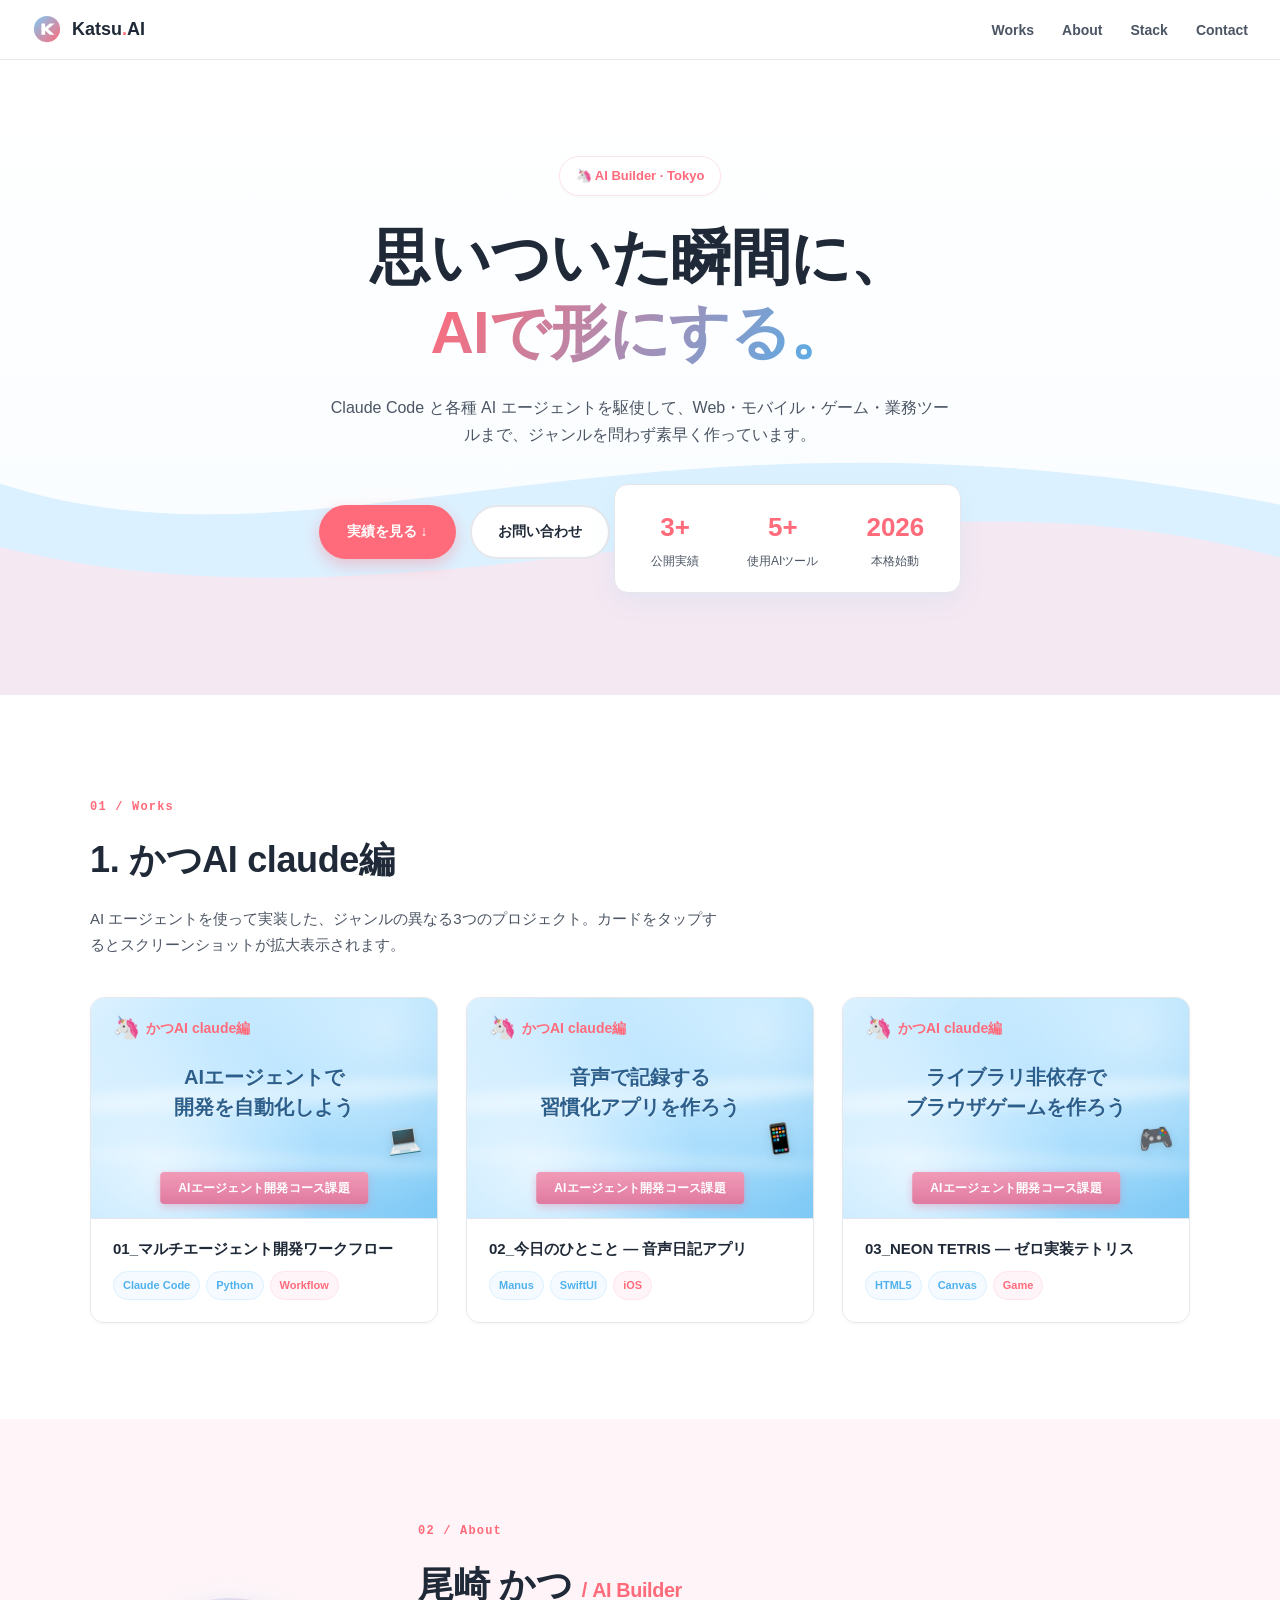
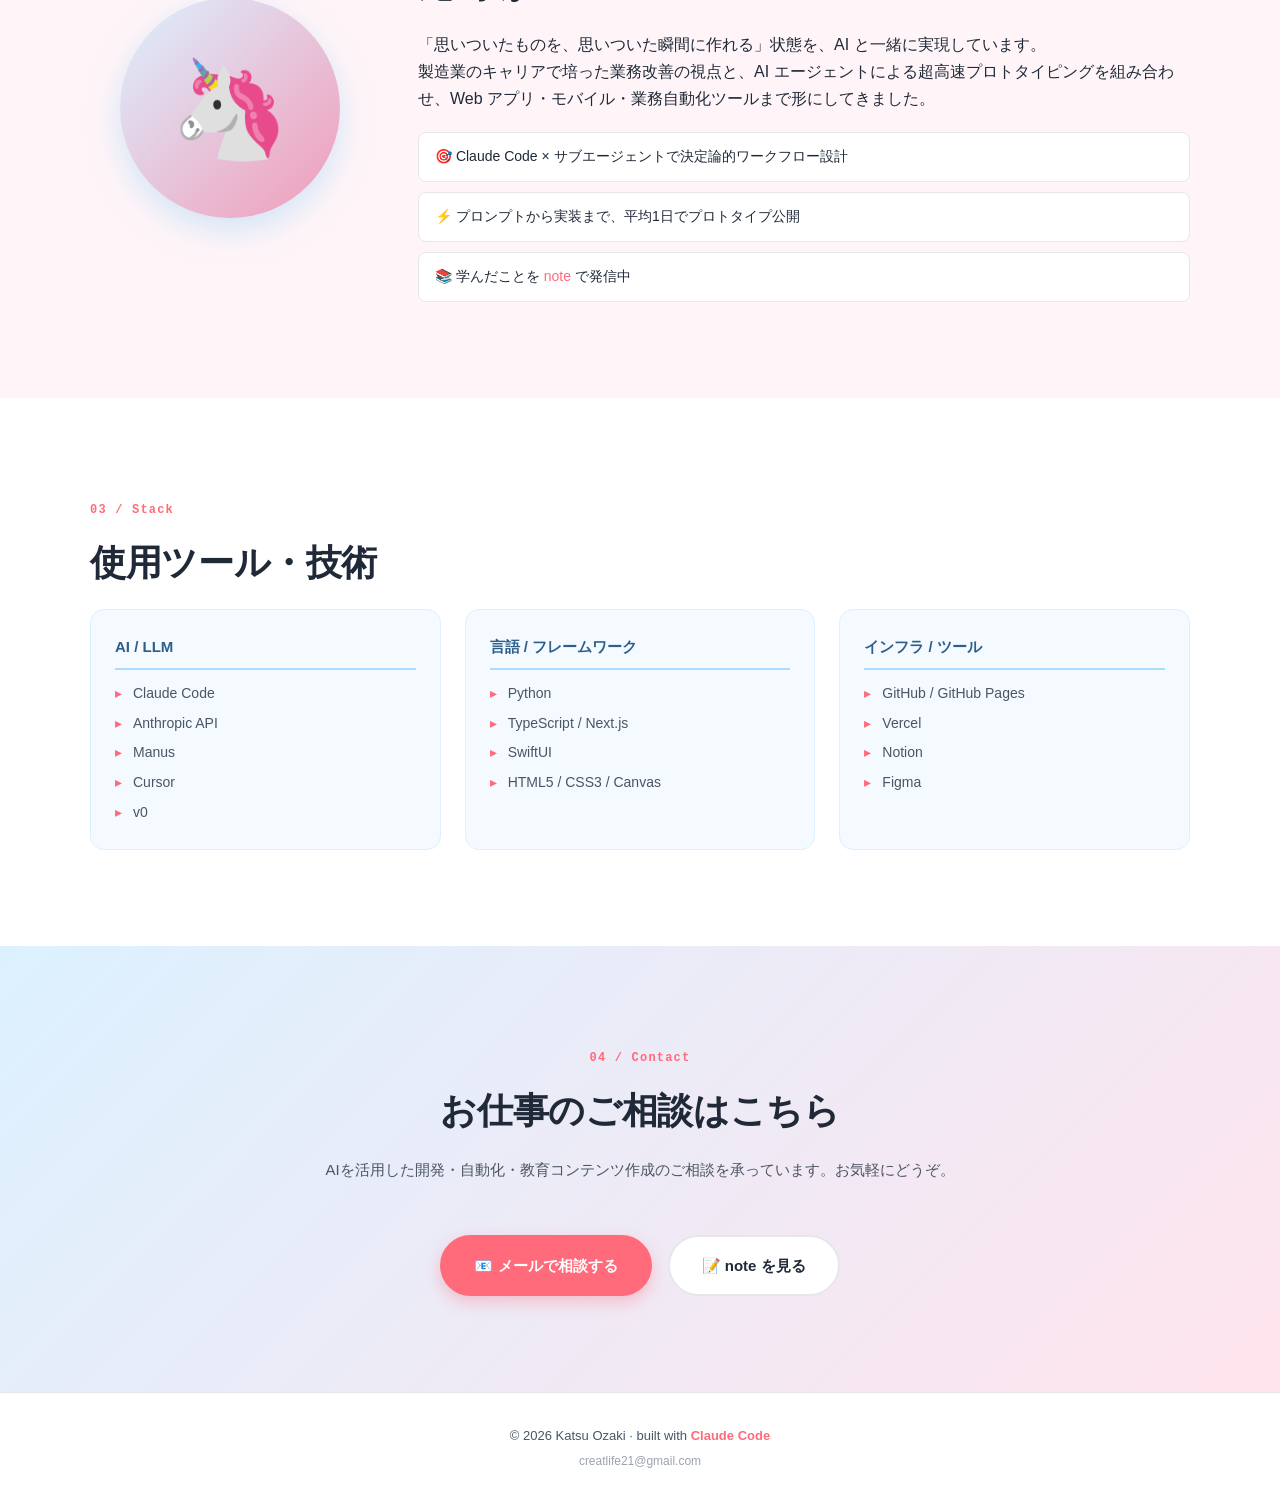
<file: index.html>
<!DOCTYPE html>
<html lang="ja">
<head>
<meta charset="UTF-8" />
<meta name="viewport" content="width=device-width, initial-scale=1.0" />
<meta name="description" content="尾崎かつ（Katsu Ozaki）のAIビルダーポートフォリオ。Claude Code・各種AIエージェントで作ったWeb・モバイル・ゲームなどの実績をまとめた公開サイト。" />
<meta name="theme-color" content="#7EC9F5" />
<meta name="referrer" content="strict-origin-when-cross-origin" />
<meta name="color-scheme" content="light" />
<meta http-equiv="Content-Security-Policy" content="default-src 'self'; img-src 'self' data:; style-src 'self' 'unsafe-inline' https://fonts.googleapis.com; font-src 'self' https://fonts.gstatic.com; script-src 'self'; connect-src 'self'; base-uri 'self'; form-action 'self'; frame-ancestors 'none'; object-src 'none'" />

<meta property="og:type" content="website" />
<meta property="og:title" content="Katsu Ozaki — AI Builder Portfolio" />
<meta property="og:description" content="Claude Code・各種AIエージェントで作った実績ギャラリー。" />
<meta property="og:url" content="https://ozakikatsuhiko.github.io/ai-builder-portfolio/" />
<meta property="og:image" content="https://ozakikatsuhiko.github.io/ai-builder-portfolio/assets/images/ogp.png" />
<meta property="og:image:width" content="1200" />
<meta property="og:image:height" content="630" />
<meta property="og:locale" content="ja_JP" />
<meta name="twitter:card" content="summary_large_image" />
<meta name="twitter:title" content="Katsu Ozaki — AI Builder Portfolio" />
<meta name="twitter:description" content="Claude Code・各種AIエージェントで作った実績ギャラリー。" />
<meta name="twitter:image" content="https://ozakikatsuhiko.github.io/ai-builder-portfolio/assets/images/ogp.png" />
<link rel="canonical" href="https://ozakikatsuhiko.github.io/ai-builder-portfolio/" />
<script type="application/ld+json">
{
  "@context": "https://schema.org",
  "@type": "ProfilePage",
  "mainEntity": {
    "@type": "Person",
    "name": "尾崎かつ",
    "alternateName": "Katsu Ozaki",
    "jobTitle": "AI Builder",
    "email": "creatlife21@gmail.com",
    "url": "https://ozakikatsuhiko.github.io/ai-builder-portfolio/"
  }
}
</script>

<title>Katsu Ozaki — AI Builder Portfolio</title>

<link rel="preconnect" href="https://fonts.googleapis.com" />
<link rel="preconnect" href="https://fonts.gstatic.com" crossorigin />
<link href="https://fonts.googleapis.com/css2?family=M+PLUS+Rounded+1c:wght@400;500;700;800&family=Inter:wght@400;500;700;800&display=swap" rel="stylesheet" />

<link rel="icon" type="image/svg+xml" href="assets/favicon.svg" />
<link rel="stylesheet" href="assets/css/styles.css" />
</head>
<body>

<!-- NAV -->
<nav class="nav">
  <a href="#top" class="nav__logo">
    <svg viewBox="0 0 32 32" class="nav__logo-mark" aria-hidden="true">
      <defs>
        <linearGradient id="lg" x1="0" y1="0" x2="1" y2="1">
          <stop offset="0" stop-color="#7EC9F5"/>
          <stop offset="1" stop-color="#FF6B7A"/>
        </linearGradient>
      </defs>
      <circle cx="16" cy="16" r="14" fill="url(#lg)"/>
      <path d="M10 22 L10 10 L14 10 L14 14.5 L19 10 L24 10 L17 16 L24 22 L19 22 L14 17.5 L14 22 Z" fill="#fff"/>
    </svg>
    <span>Katsu<em>.</em>AI</span>
  </a>
  <ul class="nav__menu" id="nav-menu">
    <li><a href="#works">Works</a></li>
    <li><a href="#about">About</a></li>
    <li><a href="#stack">Stack</a></li>
    <li><a href="#contact">Contact</a></li>
  </ul>
  <button class="nav__toggle" aria-label="メニュー" aria-expanded="false" aria-controls="nav-menu">
    <span></span><span></span><span></span>
  </button>
</nav>

<!-- HERO -->
<header id="top" class="hero">
  <div class="hero__bg" aria-hidden="true">
    <svg viewBox="0 0 1440 600" preserveAspectRatio="none">
      <path d="M0,400 C360,500 720,300 1440,420 L1440,600 L0,600 Z" fill="#DCF1FF"/>
      <path d="M0,460 C480,560 960,360 1440,470 L1440,600 L0,600 Z" fill="#FFE4ED" opacity="0.7"/>
    </svg>
  </div>
  <div class="hero__inner">
    <span class="hero__tag">🦄 AI Builder · Tokyo</span>
    <h1 class="hero__title">
      思いついた瞬間に、<br/>
      <span class="hero__title-accent">AIで形にする。</span>
    </h1>
    <p class="hero__lead">
      Claude Code と各種 AI エージェントを駆使して、Web・モバイル・ゲーム・業務ツールまで、ジャンルを問わず素早く作っています。
    </p>
    <div class="hero__cta">
      <a href="#works" class="btn btn--primary">実績を見る ↓</a>
      <a href="#contact" class="btn btn--ghost">お問い合わせ</a>
    </div>
    <div class="hero__stats">
      <div><strong>3+</strong><span>公開実績</span></div>
      <div><strong>5+</strong><span>使用AIツール</span></div>
      <div><strong>2026</strong><span>本格始動</span></div>
    </div>
  </div>
</header>

<!-- WORKS -->
<section id="works" class="section">
  <div class="section__inner">
    <p class="section__num">01 / Works</p>
    <h2 class="section__title">1. かつAI claude編</h2>
    <p class="section__lead">AI エージェントを使って実装した、ジャンルの異なる3つのプロジェクト。カードをタップするとスクリーンショットが拡大表示されます。</p>

    <div class="grid grid--works">

      <article class="card" tabindex="0" role="button" aria-label="AIエージェント開発ワークフロー — クリックで詳細を見る" data-img="assets/images/01_workflow.png" data-title="AIエージェント開発ワークフロー" data-desc="Claude Code・Manus 等 AI エージェントを実務レベルで運用し、要件定義からデプロイまでを高速完遂する開発ワークフロー基盤。">
        <div class="card__head">
          <div class="card__waves" aria-hidden="true"></div>
          <div class="card__badge"><span class="uni" aria-hidden="true">🦄</span>かつAI claude編</div>
          <h3 class="card__title">AIエージェントで<br/>開発を自動化しよう</h3>
          <span class="card__icon" aria-hidden="true">💻</span>
          <span class="card__ribbon">AIエージェント開発コース課題</span>
        </div>
        <div class="card__body">
          <p class="card__num">01_マルチエージェント開発ワークフロー</p>
          <div class="card__tags">
            <span class="tag">Claude Code</span>
            <span class="tag">Python</span>
            <span class="tag tag--pink">Workflow</span>
          </div>
        </div>
      </article>

      <article class="card" tabindex="0" role="button" aria-label="今日のひとこと（音声日記アプリ） — クリックで詳細を見る" data-img="assets/images/02_voice_diary.png" data-title="今日のひとこと（音声日記アプリ）" data-desc="話すだけで記録完了する1アクション完結 UX。継続率を高めるため認知負荷を徹底的に削ぎ落とした iOS アプリ設計。">
        <div class="card__head">
          <div class="card__waves" aria-hidden="true"></div>
          <div class="card__badge"><span class="uni" aria-hidden="true">🦄</span>かつAI claude編</div>
          <h3 class="card__title">音声で記録する<br/>習慣化アプリを作ろう</h3>
          <span class="card__icon" aria-hidden="true">📱</span>
          <span class="card__ribbon">AIエージェント開発コース課題</span>
        </div>
        <div class="card__body">
          <p class="card__num">02_今日のひとこと — 音声日記アプリ</p>
          <div class="card__tags">
            <span class="tag">Manus</span>
            <span class="tag">SwiftUI</span>
            <span class="tag tag--pink">iOS</span>
          </div>
        </div>
      </article>

      <article class="card" tabindex="0" role="button" aria-label="NEON TETRIS — クリックで詳細を見る" data-img="assets/images/03_neon_tetris.png" data-title="NEON TETRIS" data-desc="外部ライブラリなし。スコア・レベル・衝突判定・ライン消去まで自前ロジックで構築したブラウザ完結テトリス。">
        <div class="card__head">
          <div class="card__waves" aria-hidden="true"></div>
          <div class="card__badge"><span class="uni" aria-hidden="true">🦄</span>かつAI claude編</div>
          <h3 class="card__title">ライブラリ非依存で<br/>ブラウザゲームを作ろう</h3>
          <span class="card__icon" aria-hidden="true">🎮</span>
          <span class="card__ribbon">AIエージェント開発コース課題</span>
        </div>
        <div class="card__body">
          <p class="card__num">03_NEON TETRIS — ゼロ実装テトリス</p>
          <div class="card__tags">
            <span class="tag">HTML5</span>
            <span class="tag">Canvas</span>
            <span class="tag tag--pink">Game</span>
          </div>
        </div>
      </article>

    </div>
  </div>
</section>

<!-- ABOUT -->
<section id="about" class="section section--soft">
  <div class="section__inner section__inner--split">
    <div class="about__media" aria-hidden="true">
      <div class="about__photo">
        <span class="uni-large">🦄</span>
      </div>
    </div>
    <div class="about__text">
      <p class="section__num">02 / About</p>
      <h2 class="section__title">尾崎 かつ <span class="about__role">/ AI Builder</span></h2>
      <p>「思いついたものを、思いついた瞬間に作れる」状態を、AI と一緒に実現しています。</p>
      <p>製造業のキャリアで培った業務改善の視点と、AI エージェントによる超高速プロトタイピングを組み合わせ、Web アプリ・モバイル・業務自動化ツールまで形にしてきました。</p>
      <ul class="about__list">
        <li>🎯 Claude Code × サブエージェントで決定論的ワークフロー設計</li>
        <li>⚡ プロンプトから実装まで、平均1日でプロトタイプ公開</li>
        <li>📚 学んだことを <a href="https://note.com/" target="_blank" rel="noopener">note</a> で発信中</li>
      </ul>
    </div>
  </div>
</section>

<!-- STACK -->
<section id="stack" class="section">
  <div class="section__inner">
    <p class="section__num">03 / Stack</p>
    <h2 class="section__title">使用ツール・技術</h2>
    <div class="stack">
      <div class="stack__group">
        <h4>AI / LLM</h4>
        <ul>
          <li>Claude Code</li>
          <li>Anthropic API</li>
          <li>Manus</li>
          <li>Cursor</li>
          <li>v0</li>
        </ul>
      </div>
      <div class="stack__group">
        <h4>言語 / フレームワーク</h4>
        <ul>
          <li>Python</li>
          <li>TypeScript / Next.js</li>
          <li>SwiftUI</li>
          <li>HTML5 / CSS3 / Canvas</li>
        </ul>
      </div>
      <div class="stack__group">
        <h4>インフラ / ツール</h4>
        <ul>
          <li>GitHub / GitHub Pages</li>
          <li>Vercel</li>
          <li>Notion</li>
          <li>Figma</li>
        </ul>
      </div>
    </div>
  </div>
</section>

<!-- CONTACT -->
<section id="contact" class="section section--cta">
  <div class="section__inner">
    <p class="section__num">04 / Contact</p>
    <h2 class="section__title">お仕事のご相談はこちら</h2>
    <p class="section__lead">AIを活用した開発・自動化・教育コンテンツ作成のご相談を承っています。お気軽にどうぞ。</p>
    <div class="contact__cta">
      <a class="btn btn--primary btn--large" href="mailto:creatlife21@gmail.com">📧 メールで相談する</a>
      <a class="btn btn--ghost btn--large" href="https://note.com/" target="_blank" rel="noopener">📝 note を見る</a>
    </div>
  </div>
</section>

<!-- FOOTER -->
<footer class="footer">
  <p>© 2026 Katsu Ozaki · built with <span class="footer__accent">Claude Code</span></p>
  <p class="footer__small">creatlife21@gmail.com</p>
</footer>

<!-- MODAL -->
<div class="modal" id="modal" aria-hidden="true">
  <div class="modal__inner" role="dialog" aria-modal="true" aria-labelledby="m-title">
    <button class="modal__close" id="m-close" aria-label="閉じる">×</button>
    <h3 id="m-title"></h3>
    <p id="m-desc" class="modal__desc"></p>
    <img id="m-img" alt="" loading="lazy" decoding="async" width="1200" height="800" />
  </div>
</div>

<script src="assets/js/main.js" defer></script>
</body>
</html>
</file>
<file: assets/css/styles.css>
/* ============================================
   Katsu Ozaki — AI Builder Portfolio
   ============================================ */

:root {
  --bg: #FFFFFF;
  --bg-soft: #FFF5F8;
  --bg-blue: #F4FAFF;
  --bg-hero: #F8FCFF;
  --ink: #1F2937;
  --ink-soft: #4B5563;
  --ink-mute: #9CA3AF;
  --line: #E5E7EB;
  --blue-1: #DCF1FF;
  --blue-2: #A8DEFF;
  --blue-3: #7EC9F5;
  --blue-4: #4FB1EE;
  --title-blue: #2C5F8B;
  --coral: #FF6B7A;
  --coral-deep: #E8556A;
  --pink: #F19BB8;
  --pink-deep: #E07AA0;
  --pink-light: #FFE4ED;

  --radius-sm: 8px;
  --radius: 14px;
  --radius-lg: 22px;

  --shadow-sm: 0 1px 3px rgba(0,0,0,0.04);
  --shadow: 0 8px 24px rgba(126, 201, 245, 0.12);
  --shadow-hover: 0 16px 40px rgba(126, 201, 245, 0.30);

  --container: 1100px;
}

* { box-sizing: border-box; margin: 0; padding: 0; }

html { scroll-behavior: smooth; scroll-padding-top: 72px; }

body {
  background: var(--bg);
  color: var(--ink);
  font-family: "M PLUS Rounded 1c", "Hiragino Maru Gothic ProN", "Hiragino Sans", "Noto Sans JP", -apple-system, BlinkMacSystemFont, sans-serif;
  line-height: 1.7;
  -webkit-font-smoothing: antialiased;
  -moz-osx-font-smoothing: grayscale;
}

a { color: var(--coral); text-decoration: none; transition: color 0.2s; }
a:hover { color: var(--coral-deep); }

img { max-width: 100%; height: auto; display: block; }

/* ============================================
   NAV
   ============================================ */
.nav {
  position: sticky; top: 0; z-index: 50;
  background: rgba(255,255,255,0.92);
  backdrop-filter: blur(12px);
  -webkit-backdrop-filter: blur(12px);
  border-bottom: 1px solid var(--line);
  padding: 14px 32px;
  display: flex; justify-content: space-between; align-items: center;
}
.nav__logo {
  display: flex; align-items: center; gap: 10px;
  font-weight: 800;
  color: var(--ink);
  font-size: 18px;
}
.nav__logo:hover { color: var(--ink); }
.nav__logo em { font-style: normal; color: var(--coral); }
.nav__logo-mark { width: 30px; height: 30px; }

.nav__menu {
  display: flex; gap: 28px; list-style: none;
}
.nav__menu a {
  color: var(--ink-soft); font-size: 14px; font-weight: 700;
  position: relative;
  padding: 6px 0;
}
.nav__menu a::after {
  content: ""; position: absolute; left: 0; bottom: 0;
  width: 0; height: 2px; background: var(--coral);
  transition: width 0.25s;
}
.nav__menu a:hover { color: var(--coral); }
.nav__menu a:hover::after { width: 100%; }

.nav__toggle {
  display: none;
  background: none; border: none; cursor: pointer;
  width: 32px; height: 32px;
  flex-direction: column; gap: 5px;
  align-items: center; justify-content: center;
}
.nav__toggle span {
  display: block; width: 22px; height: 2px;
  background: var(--ink);
  transition: all 0.25s;
}

@media (max-width: 720px) {
  .nav { padding: 14px 20px; }
  .nav__menu {
    position: absolute; top: 100%; left: 0; right: 0;
    background: #fff; border-bottom: 1px solid var(--line);
    flex-direction: column; gap: 0;
    padding: 12px 20px;
    transform: translateY(-10px); opacity: 0; pointer-events: none;
    transition: all 0.25s;
  }
  .nav__menu.open {
    transform: translateY(0); opacity: 1; pointer-events: auto;
  }
  .nav__menu li { padding: 10px 0; border-bottom: 1px solid var(--line); }
  .nav__menu li:last-child { border-bottom: none; }
  .nav__toggle { display: flex; }
}

/* ============================================
   HERO
   ============================================ */
.hero {
  position: relative;
  padding: 96px 32px 80px;
  overflow: hidden;
  background: linear-gradient(180deg, #FFFFFF 0%, #F8FCFF 100%);
}
.hero__bg {
  position: absolute; inset: 0;
  z-index: 0;
}
.hero__bg svg {
  width: 100%; height: 100%;
}
.hero__inner {
  position: relative; z-index: 1;
  max-width: var(--container);
  margin: 0 auto;
  text-align: center;
}
.hero__tag {
  display: inline-block;
  background: #fff;
  color: var(--coral);
  font-weight: 700;
  font-size: 13px;
  padding: 8px 16px;
  border-radius: 999px;
  margin-bottom: 24px;
  box-shadow: var(--shadow-sm);
  border: 1px solid var(--pink-light);
}
.hero__title {
  font-size: clamp(34px, 6vw, 60px);
  font-weight: 800;
  line-height: 1.25;
  letter-spacing: -0.01em;
  margin-bottom: 24px;
  color: var(--ink);
}
.hero__title-accent {
  background: linear-gradient(120deg, var(--coral) 0%, var(--blue-4) 100%);
  -webkit-background-clip: text;
  background-clip: text;
  color: transparent;
}
.hero__lead {
  font-size: 16px;
  color: var(--ink-soft);
  max-width: 620px;
  margin: 0 auto 36px;
}
.hero__cta {
  display: inline-flex; gap: 14px; flex-wrap: wrap; justify-content: center;
  margin-bottom: 56px;
}
.hero__stats {
  display: inline-flex; gap: 48px; flex-wrap: wrap; justify-content: center;
  background: #fff; border-radius: var(--radius);
  padding: 20px 36px;
  box-shadow: var(--shadow);
  border: 1px solid var(--line);
}
.hero__stats > div { display: flex; flex-direction: column; align-items: center; }
.hero__stats strong {
  font-size: 26px; font-weight: 800; color: var(--coral);
  font-family: "Inter", sans-serif;
}
.hero__stats span { font-size: 12px; color: var(--ink-soft); margin-top: 2px; }

/* ============================================
   BUTTONS
   ============================================ */
.btn {
  display: inline-flex; align-items: center; gap: 6px;
  padding: 13px 26px;
  border-radius: 999px;
  font-weight: 700;
  font-size: 14px;
  text-decoration: none;
  transition: all 0.2s;
  border: 2px solid transparent;
  cursor: pointer;
}
.btn--large { padding: 16px 32px; font-size: 15px; }
.btn--primary {
  background: var(--coral);
  color: #fff;
  box-shadow: 0 6px 16px rgba(255,107,122,0.35);
}
.btn--primary:hover {
  background: var(--coral-deep);
  color: #fff;
  transform: translateY(-2px);
  box-shadow: 0 10px 22px rgba(255,107,122,0.45);
}
.btn--ghost {
  background: #fff;
  color: var(--ink);
  border-color: var(--line);
}
.btn--ghost:hover {
  border-color: var(--coral);
  color: var(--coral);
  transform: translateY(-2px);
}

/* ============================================
   SECTION COMMON
   ============================================ */
.section {
  padding: 96px 32px;
}
.section--soft { background: var(--bg-soft); }
.section--cta {
  background: linear-gradient(135deg, var(--blue-1) 0%, var(--pink-light) 100%);
  text-align: center;
}
.section__inner {
  max-width: var(--container); margin: 0 auto;
}
.section__num {
  display: inline-block;
  font-family: "Inter", monospace;
  font-size: 12px;
  font-weight: 700;
  color: var(--coral);
  letter-spacing: 0.1em;
  margin-bottom: 12px;
}
.section__title {
  font-size: clamp(26px, 4vw, 36px);
  font-weight: 800;
  color: var(--ink);
  margin-bottom: 16px;
  letter-spacing: -0.01em;
}
.section__lead {
  font-size: 15px;
  color: var(--ink-soft);
  margin-bottom: 40px;
  max-width: 640px;
}

/* ============================================
   GRID & CARDS (Works)
   ============================================ */
.grid--works {
  display: grid;
  grid-template-columns: repeat(3, 1fr);
  gap: 28px;
}
@media (max-width: 1024px) {
  .grid--works { grid-template-columns: repeat(2, 1fr); }
}
@media (max-width: 720px) {
  .grid--works { grid-template-columns: 1fr; }
}

.card {
  background: #fff;
  border: 1px solid var(--line);
  border-radius: var(--radius);
  overflow: hidden;
  cursor: pointer;
  box-shadow: var(--shadow-sm);
  transition: all 0.3s ease;
  opacity: 0; transform: translateY(20px);
}
.card.is-visible { opacity: 1; transform: translateY(0); }
.card:hover {
  transform: translateY(-6px);
  box-shadow: var(--shadow-hover);
  border-color: var(--blue-3);
}

.card__head {
  position: relative;
  height: 220px;
  background:
    radial-gradient(circle at 20% 80%, rgba(255,255,255,0.65), transparent 50%),
    radial-gradient(circle at 85% 15%, rgba(255,255,255,0.5), transparent 50%),
    linear-gradient(135deg, var(--blue-1) 0%, var(--blue-2) 55%, var(--blue-3) 100%);
  overflow: hidden;
  padding: 18px 22px 0;
}

/* SVG-like waves */
.card__waves {
  position: absolute; inset: 0; pointer-events: none;
}
.card__waves::before, .card__waves::after {
  content: "";
  position: absolute;
  left: -10%;
  width: 120%;
  background: rgba(255,255,255,0.4);
  border-radius: 50%;
  filter: blur(6px);
}
.card__waves::before {
  top: 38%; height: 26px; transform: rotate(-3deg);
}
.card__waves::after {
  top: 70%; height: 16px; transform: rotate(2deg); opacity: 0.6;
}

.card__badge {
  position: relative; z-index: 2;
  display: inline-flex; align-items: center; gap: 6px;
  color: var(--coral);
  font-weight: 700;
  font-size: 14px;
}
.card__badge .uni { font-size: 22px; line-height: 1; }

.card__title {
  position: relative; z-index: 2;
  margin-top: 18px;
  text-align: center;
  color: var(--title-blue);
  font-weight: 800;
  font-size: 20px;
  line-height: 1.5;
  text-shadow: 0 1px 0 rgba(255,255,255,0.55);
  padding: 0 12px;
}

.card__icon {
  position: absolute;
  right: 16px;
  bottom: 56px;
  font-size: 28px;
  z-index: 2;
  transform: rotate(-8deg);
  filter: drop-shadow(0 2px 4px rgba(0,0,0,0.1));
}

.card__ribbon {
  position: absolute;
  bottom: 14px;
  left: 50%;
  transform: translateX(-50%);
  background: linear-gradient(180deg, var(--pink) 0%, var(--pink-deep) 100%);
  color: #fff;
  font-size: 12px;
  font-weight: 700;
  padding: 6px 18px;
  border-radius: 4px;
  box-shadow: 0 3px 8px rgba(224, 122, 160, 0.4);
  z-index: 3;
  white-space: nowrap;
  letter-spacing: 0.02em;
}

.card__body {
  padding: 18px 22px 22px;
  background: #fff;
  border-top: 1px solid var(--line);
}
.card__num {
  color: var(--ink);
  font-weight: 700;
  font-size: 15px;
  line-height: 1.6;
  margin-bottom: 10px;
}
.card__tags {
  display: flex; gap: 6px; flex-wrap: wrap;
}
.tag {
  font-size: 11px;
  font-weight: 700;
  padding: 4px 9px;
  border-radius: 999px;
  background: var(--bg-blue);
  color: var(--blue-4);
  border: 1px solid var(--blue-1);
}
.tag--pink {
  background: var(--bg-soft);
  color: var(--coral);
  border-color: var(--pink-light);
}

/* ============================================
   ABOUT
   ============================================ */
.section__inner--split {
  display: grid;
  grid-template-columns: 280px 1fr;
  gap: 48px;
  align-items: center;
}
@media (max-width: 720px) {
  .section__inner--split { grid-template-columns: 1fr; gap: 24px; text-align: center; }
}
.about__media { display: flex; justify-content: center; }
.about__photo {
  width: 220px; height: 220px;
  border-radius: 50%;
  background: linear-gradient(135deg, var(--blue-1), var(--pink));
  display: flex; align-items: center; justify-content: center;
  box-shadow: 0 12px 32px rgba(126, 201, 245, 0.35);
}
.uni-large { font-size: 96px; }
.about__role { color: var(--coral); font-size: 0.55em; font-weight: 700; }
.about__list {
  list-style: none;
  margin-top: 20px;
  display: flex; flex-direction: column; gap: 10px;
}
.about__list li {
  background: #fff;
  padding: 12px 16px;
  border-radius: var(--radius-sm);
  border: 1px solid var(--line);
  font-size: 14px;
}

/* ============================================
   STACK
   ============================================ */
.stack {
  display: grid;
  grid-template-columns: repeat(auto-fit, minmax(220px, 1fr));
  gap: 24px;
}
.stack__group {
  background: var(--bg-blue);
  border: 1px solid var(--blue-1);
  border-radius: var(--radius);
  padding: 24px;
}
.stack__group h4 {
  color: var(--title-blue);
  font-weight: 800;
  font-size: 15px;
  margin-bottom: 12px;
  padding-bottom: 8px;
  border-bottom: 2px solid var(--blue-2);
}
.stack__group ul {
  list-style: none;
  display: flex; flex-direction: column; gap: 6px;
}
.stack__group li {
  font-size: 14px;
  color: var(--ink-soft);
  padding-left: 18px;
  position: relative;
}
.stack__group li::before {
  content: "▸";
  position: absolute; left: 0;
  color: var(--coral);
}

/* ============================================
   CONTACT (CTA)
   ============================================ */
.section--cta .section__lead { margin-left: auto; margin-right: auto; }
.contact__cta {
  display: inline-flex; gap: 16px; flex-wrap: wrap; justify-content: center;
  margin-top: 12px;
}

/* ============================================
   FOOTER
   ============================================ */
.footer {
  text-align: center;
  padding: 32px 24px;
  border-top: 1px solid var(--line);
  background: #fff;
  font-size: 13px;
  color: var(--ink-soft);
}
.footer__accent { color: var(--coral); font-weight: 700; }
.footer__small { font-size: 12px; color: var(--ink-mute); margin-top: 4px; }

/* ============================================
   MODAL
   ============================================ */
.modal {
  display: none;
  position: fixed; inset: 0;
  background: rgba(31, 41, 55, 0.72);
  backdrop-filter: blur(8px);
  -webkit-backdrop-filter: blur(8px);
  z-index: 100;
  align-items: center; justify-content: center;
  padding: 24px;
  animation: fadeIn 0.2s ease-out;
}
.modal.open { display: flex; }
@keyframes fadeIn { from { opacity: 0; } to { opacity: 1; } }

.modal__inner {
  background: #fff;
  border-radius: var(--radius);
  max-width: 920px;
  width: 100%;
  max-height: 90vh;
  overflow: auto;
  padding: 28px;
  position: relative;
  animation: slideUp 0.25s ease-out;
}
@keyframes slideUp { from { transform: translateY(16px); opacity: 0; } to { transform: translateY(0); opacity: 1; } }

.modal__close {
  position: absolute; top: 12px; right: 16px;
  background: none; border: none; cursor: pointer;
  font-size: 28px; color: var(--ink-soft); line-height: 1;
  padding: 4px 10px; border-radius: var(--radius-sm);
  transition: background 0.15s;
}
.modal__close:hover { background: var(--bg-soft); color: var(--coral); }

.modal__inner h3 {
  margin-bottom: 6px; color: var(--ink); font-size: 20px; font-weight: 800;
}
.modal__desc { color: var(--ink-soft); font-size: 14px; margin-bottom: 18px; }
.modal__inner img {
  width: 100%; height: auto; border-radius: var(--radius-sm);
  border: 1px solid var(--line);
}

/* ============================================
   REDUCED MOTION
   ============================================ */
@media (prefers-reduced-motion: reduce) {
  *, *::before, *::after {
    animation-duration: 0.01ms !important;
    transition-duration: 0.01ms !important;
  }
  .card { opacity: 1 !important; transform: none !important; }
}
</file>
